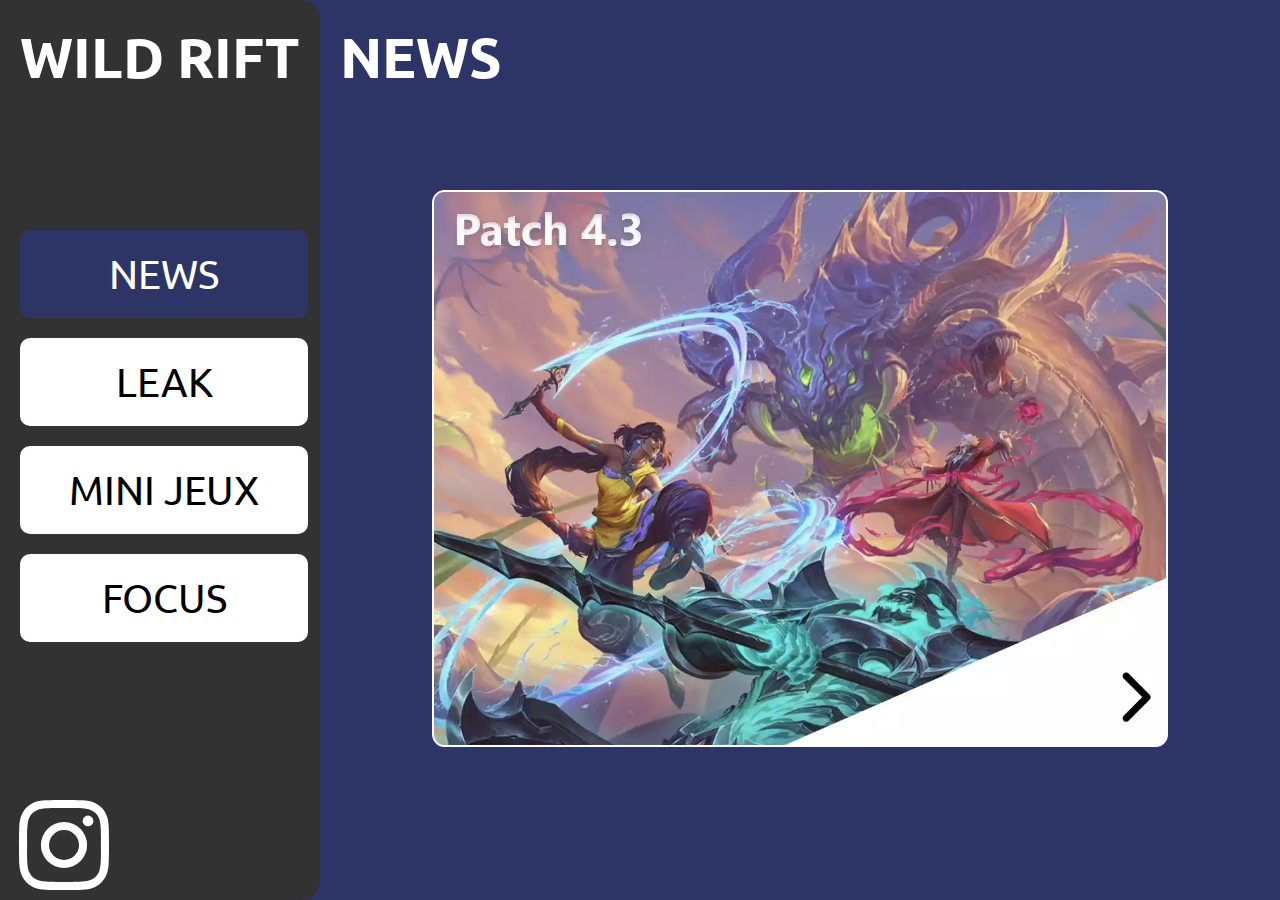
<file: index.html>
<!DOCTYPE html>
<html lang="fr">
<head>
    <meta charset="UTF-8">
    <meta name="viewport" content="width=device-width, initial-scale=1.0">
    <link rel="preconnect" href="https://fonts.googleapis.com">
    <link rel="preconnect" href="https://fonts.gstatic.com" crossorigin>
    <link href="https://fonts.googleapis.com/css2?family=Ubuntu:wght@700&display=swap" rel="stylesheet">
    <link rel="stylesheet" href="./style/style.css">
    <link rel="stylesheet" href="./style/news.css">
    <link rel="Icon" href="./img/favicon.webp">
    <title>News Wild Rift FR</title>
</head>
<body>
    <div id="mobile">
        <img src="./img/attention.webp" alt="">
        <h1>Site non disponnible pour votre taille d'ecran</h1>
        <p>Ce site n'est pas encore disponnible pour les tablettes et les mobiles</p>
    </div>
    <header>
        <h1>WILD RIFT</h1>
        <ul id="menu">
            <li id="news" class="menu m_focus"><a href="./index.html" ">NEWS</a></li>
            <li id="leak" class="menu"><a href="./pages/leak.html">LEAK</a></li>
            <li id="mini_jeux" class="menu"><a href="./pages/minijeux.html">MINI JEUX</a></li>
            <li id="focus" class="menu"><a href="./pages/focus.html">FOCUS</a></li>
        </ul>
        <div id="sociale">
            <a href="https://www.instagram.com/thomas.mt02/" target="_blank">
                <svg xmlns="http://www.w3.org/2000/svg" width="268.425" height="268.365" viewBox="0 0 268.425 268.365">
                    <path id="Icon_awesome-instagram" data-name="Icon awesome-instagram" d="M134.237,67.615a68.805,68.805,0,1,0,68.805,68.805A68.7,68.7,0,0,0,134.237,67.615Zm0,113.538a44.732,44.732,0,1,1,44.732-44.732A44.814,44.814,0,0,1,134.237,181.153ZM221.905,64.8a16.049,16.049,0,1,1-16.049-16.049A16.011,16.011,0,0,1,221.905,64.8Zm45.571,16.288c-1.018-21.5-5.928-40.541-21.678-56.23-15.689-15.689-34.732-20.6-56.23-21.678C167.412,1.923,101,1.923,78.845,3.181,57.407,4.2,38.365,9.109,22.615,24.8S2.016,59.531.938,81.029C-.32,103.185-.32,169.6.938,191.752c1.018,21.5,5.928,40.541,21.678,56.23s34.732,20.6,56.23,21.678c22.157,1.258,88.567,1.258,110.723,0,21.5-1.018,40.541-5.928,56.23-21.678,15.689-15.689,20.6-34.732,21.678-56.23,1.258-22.157,1.258-88.507,0-110.663ZM238.852,215.525a45.288,45.288,0,0,1-25.51,25.51c-17.665,7.006-59.583,5.389-79.105,5.389s-61.5,1.557-79.105-5.389a45.288,45.288,0,0,1-25.51-25.51c-7.006-17.665-5.389-59.583-5.389-79.105s-1.557-61.5,5.389-79.105A45.288,45.288,0,0,1,55.132,31.8c17.665-7.006,59.583-5.389,79.105-5.389s61.5-1.557,79.105,5.389a45.288,45.288,0,0,1,25.51,25.51c7.006,17.665,5.389,59.583,5.389,79.105S245.859,197.92,238.852,215.525Z" transform="translate(0.005 -2.238)" fill="#fff"/>
                  </svg>
            </a>
        </div>
    </header>
    <div id="content">
        <h1>NEWS</h1>
        <div id="subcontent">
            <div id="content_news">
                <a href="pages/page_news/patch4.3.html"><img src="./img/patch/patch4.3.webp" alt=""></a>
            </div>
        </div>
    </div>
</body>
</html>
</file>
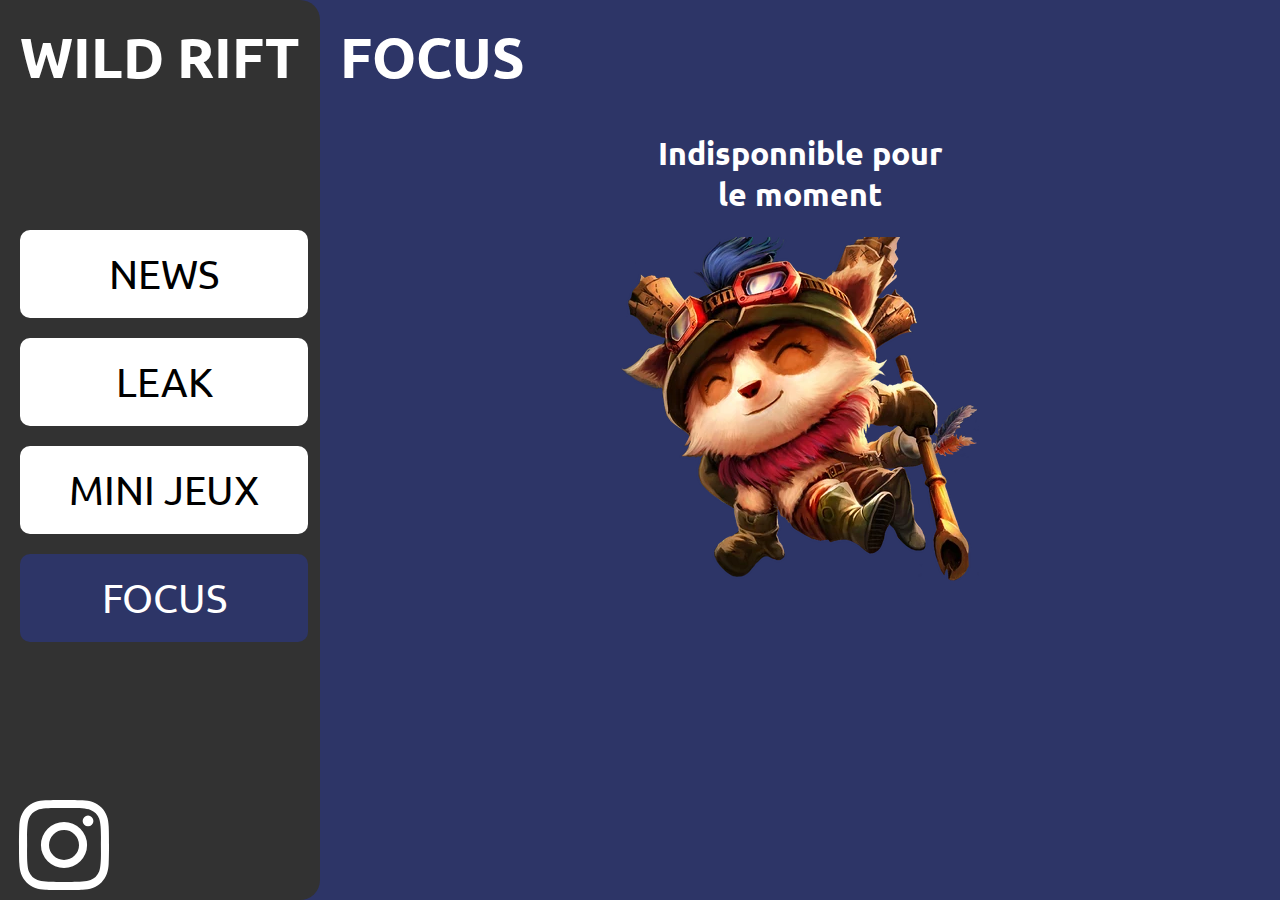
<file: pages/focus.html>
<!DOCTYPE html>
<html lang="fr">
<head>
    <meta charset="UTF-8">
    <meta name="viewport" content="width=device-width, initial-scale=1.0">
    <link rel="preconnect" href="https://fonts.googleapis.com">
    <link rel="preconnect" href="https://fonts.gstatic.com" crossorigin>
    <link href="https://fonts.googleapis.com/css2?family=Ubuntu:wght@700&display=swap" rel="stylesheet">
    <link rel="stylesheet" href="../style/style.css">
    <link rel="stylesheet" href="../style/focus.css">
    <link rel="Icon" href="../img/favicon.webp">
    <title>News Wild Rift FR</title>
</head>
<body>
    <div id="mobile">
        <img src="../img/attention.webp" alt="">
        <h1>Site non disponnible pour votre taille d'ecran</h1>
        <p>Ce site n'est pas encore disponnible pour les tablettes et les mobiles</p>
    </div>
    <header>
        <h1>WILD RIFT</h1>
        <ul id="menu">
            <li id="news" class="menu"><a href="../index.html" ">NEWS</a></li>
            <li id="leak" class="menu"><a href="./leak.html">LEAK</a></li>
            <li id="mini_jeux" class="menu"><a href="./minijeux.html">MINI JEUX</a></li>
            <li id="focus" class="menu m_focus"><a href="./focus.html">FOCUS</a></li>
        </ul>
        <div id="sociale">
            <a href="https://www.instagram.com/thomas.mt02/" target="_blank">
                <svg xmlns="http://www.w3.org/2000/svg" width="268.425" height="268.365" viewBox="0 0 268.425 268.365">
                    <path id="Icon_awesome-instagram" data-name="Icon awesome-instagram" d="M134.237,67.615a68.805,68.805,0,1,0,68.805,68.805A68.7,68.7,0,0,0,134.237,67.615Zm0,113.538a44.732,44.732,0,1,1,44.732-44.732A44.814,44.814,0,0,1,134.237,181.153ZM221.905,64.8a16.049,16.049,0,1,1-16.049-16.049A16.011,16.011,0,0,1,221.905,64.8Zm45.571,16.288c-1.018-21.5-5.928-40.541-21.678-56.23-15.689-15.689-34.732-20.6-56.23-21.678C167.412,1.923,101,1.923,78.845,3.181,57.407,4.2,38.365,9.109,22.615,24.8S2.016,59.531.938,81.029C-.32,103.185-.32,169.6.938,191.752c1.018,21.5,5.928,40.541,21.678,56.23s34.732,20.6,56.23,21.678c22.157,1.258,88.567,1.258,110.723,0,21.5-1.018,40.541-5.928,56.23-21.678,15.689-15.689,20.6-34.732,21.678-56.23,1.258-22.157,1.258-88.507,0-110.663ZM238.852,215.525a45.288,45.288,0,0,1-25.51,25.51c-17.665,7.006-59.583,5.389-79.105,5.389s-61.5,1.557-79.105-5.389a45.288,45.288,0,0,1-25.51-25.51c-7.006-17.665-5.389-59.583-5.389-79.105s-1.557-61.5,5.389-79.105A45.288,45.288,0,0,1,55.132,31.8c17.665-7.006,59.583-5.389,79.105-5.389s61.5-1.557,79.105,5.389a45.288,45.288,0,0,1,25.51,25.51c7.006,17.665,5.389,59.583,5.389,79.105S245.859,197.92,238.852,215.525Z" transform="translate(0.005 -2.238)" fill="#fff"/>
                  </svg>
            </a>
        </div>
    </header>
    <div id="content">
        <h1>FOCUS</h1>
        <div id="subcontent">
            <h1>Indisponnible pour <br>le moment</h1>
            <img src="../img/Teemo_after_focus.webp" alt="">
        </div>
    </div>
</body>
</html>
</file>
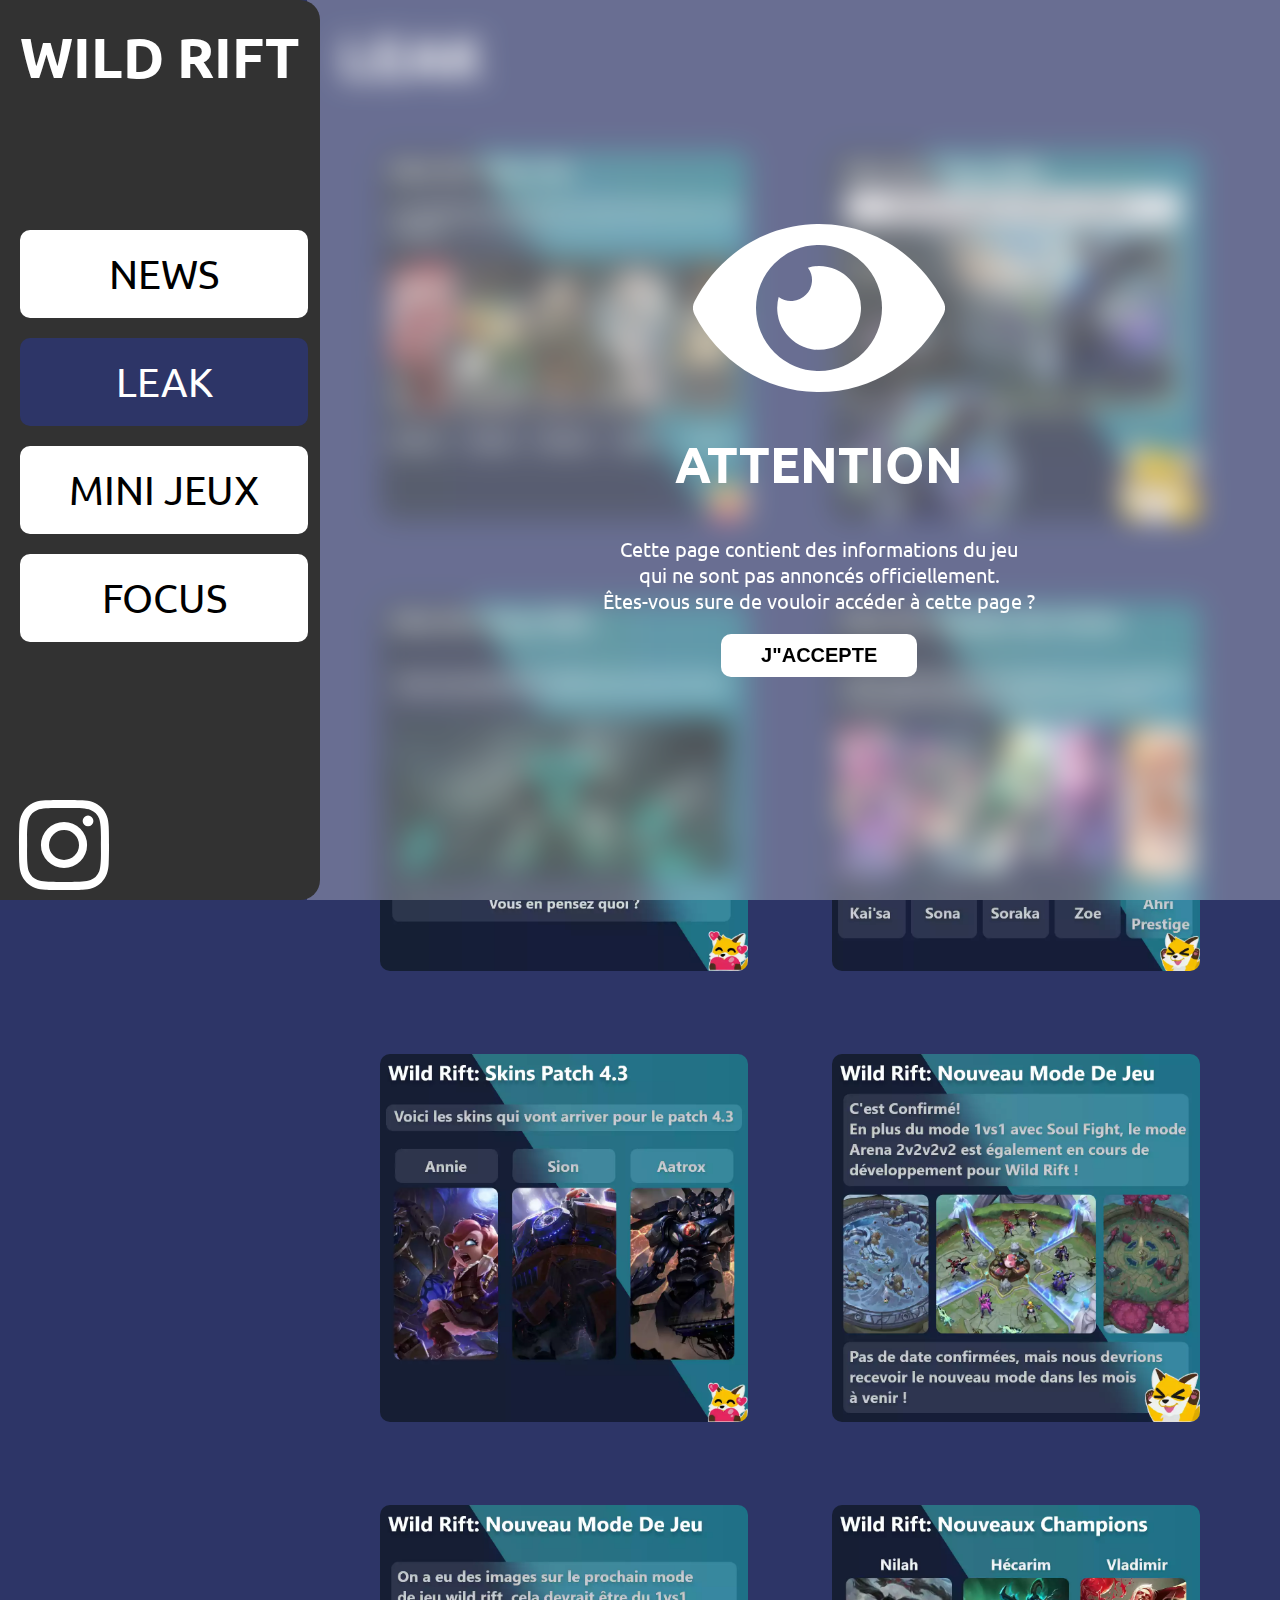
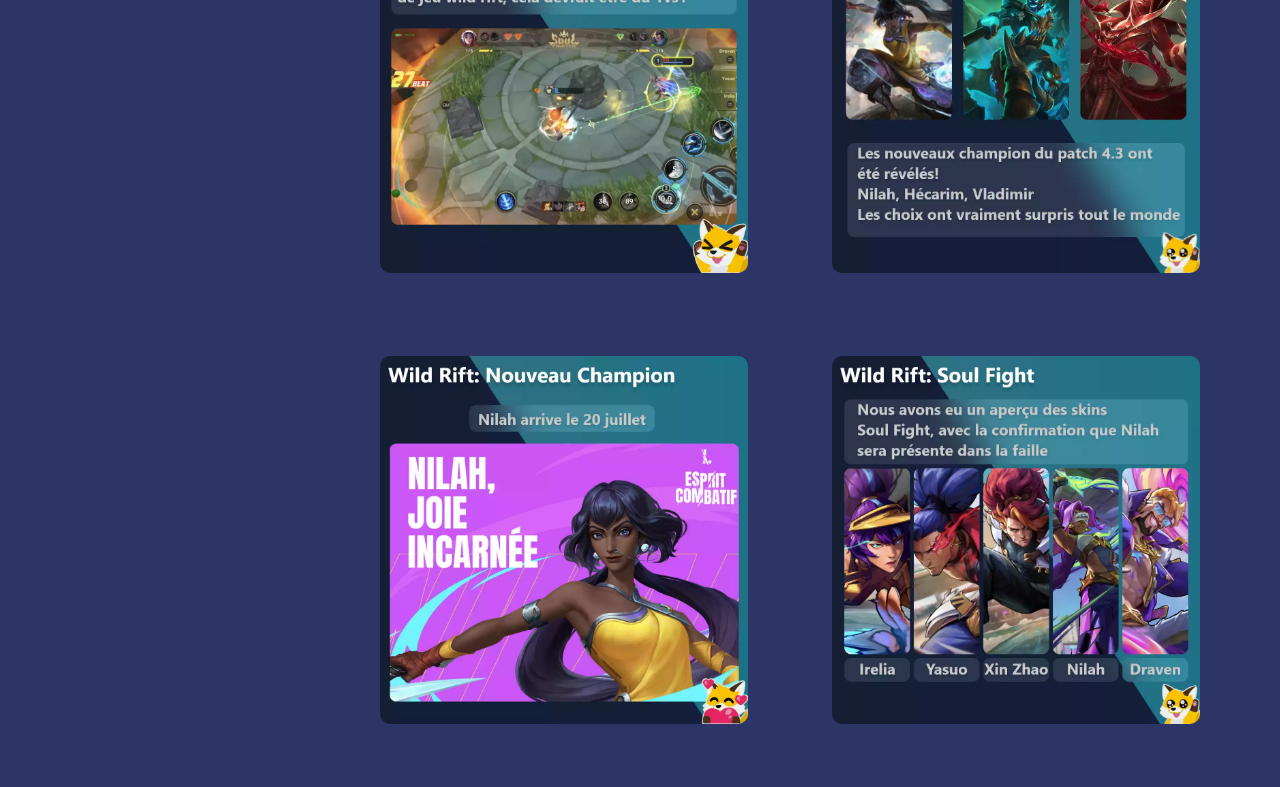
<file: pages/leak.html>
<!DOCTYPE html>
<html lang="fr">
<head>
    <meta charset="UTF-8">
    <meta name="viewport" content="width=device-width, initial-scale=1.0">
    <link rel="preconnect" href="https://fonts.googleapis.com">
    <link rel="preconnect" href="https://fonts.gstatic.com" crossorigin>
    <link href="https://fonts.googleapis.com/css2?family=Ubuntu:wght@700&display=swap" rel="stylesheet">
    <link rel="stylesheet" href="../style/style.css">
    <link rel="stylesheet" href="../style/leak.css">
    <link rel="Icon" href="../img/favicon.webp">
    <script src="../script/leaks.js" defer></script>
    <title>News Wild Rift FR</title>
</head>
<body>
    <div id="mobile">
        <img src="../img/attention.webp" alt="">
        <h1>Site non disponnible pour votre taille d'ecran</h1>
        <p>Ce site n'est pas encore disponnible pour les tablettes et les mobiles</p>
    </div>
    <header>
        <h1>WILD RIFT</h1>
        <ul id="menu">
            <li id="news" class="menu"><a href="../index.html" ">NEWS</a></li>
            <li id="leak" class="menu m_focus"><a href="./leak.html">LEAK</a></li>
            <li id="mini_jeux" class="menu"><a href="./minijeux.html">MINI JEUX</a></li>
            <li id="focus" class="menu"><a href="./focus.html">FOCUS</a></li>
        </ul>
        <div id="sociale">
            <a href="https://www.instagram.com/thomas.mt02/" target="_blank">
                <svg xmlns="http://www.w3.org/2000/svg" width="268.425" height="268.365" viewBox="0 0 268.425 268.365">
                    <path id="Icon_awesome-instagram" data-name="Icon awesome-instagram" d="M134.237,67.615a68.805,68.805,0,1,0,68.805,68.805A68.7,68.7,0,0,0,134.237,67.615Zm0,113.538a44.732,44.732,0,1,1,44.732-44.732A44.814,44.814,0,0,1,134.237,181.153ZM221.905,64.8a16.049,16.049,0,1,1-16.049-16.049A16.011,16.011,0,0,1,221.905,64.8Zm45.571,16.288c-1.018-21.5-5.928-40.541-21.678-56.23-15.689-15.689-34.732-20.6-56.23-21.678C167.412,1.923,101,1.923,78.845,3.181,57.407,4.2,38.365,9.109,22.615,24.8S2.016,59.531.938,81.029C-.32,103.185-.32,169.6.938,191.752c1.018,21.5,5.928,40.541,21.678,56.23s34.732,20.6,56.23,21.678c22.157,1.258,88.567,1.258,110.723,0,21.5-1.018,40.541-5.928,56.23-21.678,15.689-15.689,20.6-34.732,21.678-56.23,1.258-22.157,1.258-88.507,0-110.663ZM238.852,215.525a45.288,45.288,0,0,1-25.51,25.51c-17.665,7.006-59.583,5.389-79.105,5.389s-61.5,1.557-79.105-5.389a45.288,45.288,0,0,1-25.51-25.51c-7.006-17.665-5.389-59.583-5.389-79.105s-1.557-61.5,5.389-79.105A45.288,45.288,0,0,1,55.132,31.8c17.665-7.006,59.583-5.389,79.105-5.389s61.5-1.557,79.105,5.389a45.288,45.288,0,0,1,25.51,25.51c7.006,17.665,5.389,59.583,5.389,79.105S245.859,197.92,238.852,215.525Z" transform="translate(0.005 -2.238)" fill="#fff"/>
                  </svg>
            </a>
        </div>
    </header>
    <div id="content">
        <h1>LEAK</h1>
        <div id="alerte_leaks">
            <div id="background_leaks">
                <svg xmlns="http://www.w3.org/2000/svg" width="252" height="168" viewBox="0 0 252 168">
                    <path id="Icon_awesome-eye" data-name="Icon awesome-eye" d="M250.477,82.113C226.752,35.821,179.782,4.5,126,4.5S25.235,35.843,1.522,82.117a14.153,14.153,0,0,0,0,12.771C25.248,141.179,72.218,172.5,126,172.5s100.765-31.343,124.478-77.617A14.153,14.153,0,0,0,250.477,82.113ZM126,151.5a63,63,0,1,1,63-63A63,63,0,0,1,126,151.5Zm0-105a41.7,41.7,0,0,0-11.073,1.658A20.934,20.934,0,0,1,85.658,77.427,41.9,41.9,0,1,0,126,46.5Z" transform="translate(0 -4.5)" fill="#fff"/>
                  </svg>
                <h2>ATTENTION</h2>
                <p>Cette page contient des informations du jeu <br> qui ne sont pas annoncés officiellement. <br> Êtes-vous sure de vouloir accéder à cette page ?</p>
                <button id="button_leaks">J"ACCEPTE</button>
            </div>
        </div>
        <div id="subcontent">
            <img src="../img/leaks/skin shan hai vote.webp" alt="">
            <img src="../img/leaks/tresh_wild_rift_passe_combat.webp" alt="">
            <img src="../img/leaks/Nouveau_skin_tresh_passe_combat.webp" alt="">
            <img src="../img/leaks/gardien_des_etoiles_patch4.3.webp" alt="">
            <img src="../img/leaks/skin_patch4.3.webp" alt="">
            <img src="../img/leaks/nouveau_jeux_arenaV2V2V2V2.webp" alt="">
            <img src="../img/leaks/nouveau_jeux_01.webp" alt="">
            <img src="../img/leaks/nouveau_champion_hécarim_vladimir_nilah.webp" alt="">
            <img src="../img/leaks/nilah_arrivé_20_juillet.webp" alt="">
            <img src="../img/leaks/new_skin_soul_fight.webp" alt="">
        </div>
    </div>
</body>
</html>
</file>
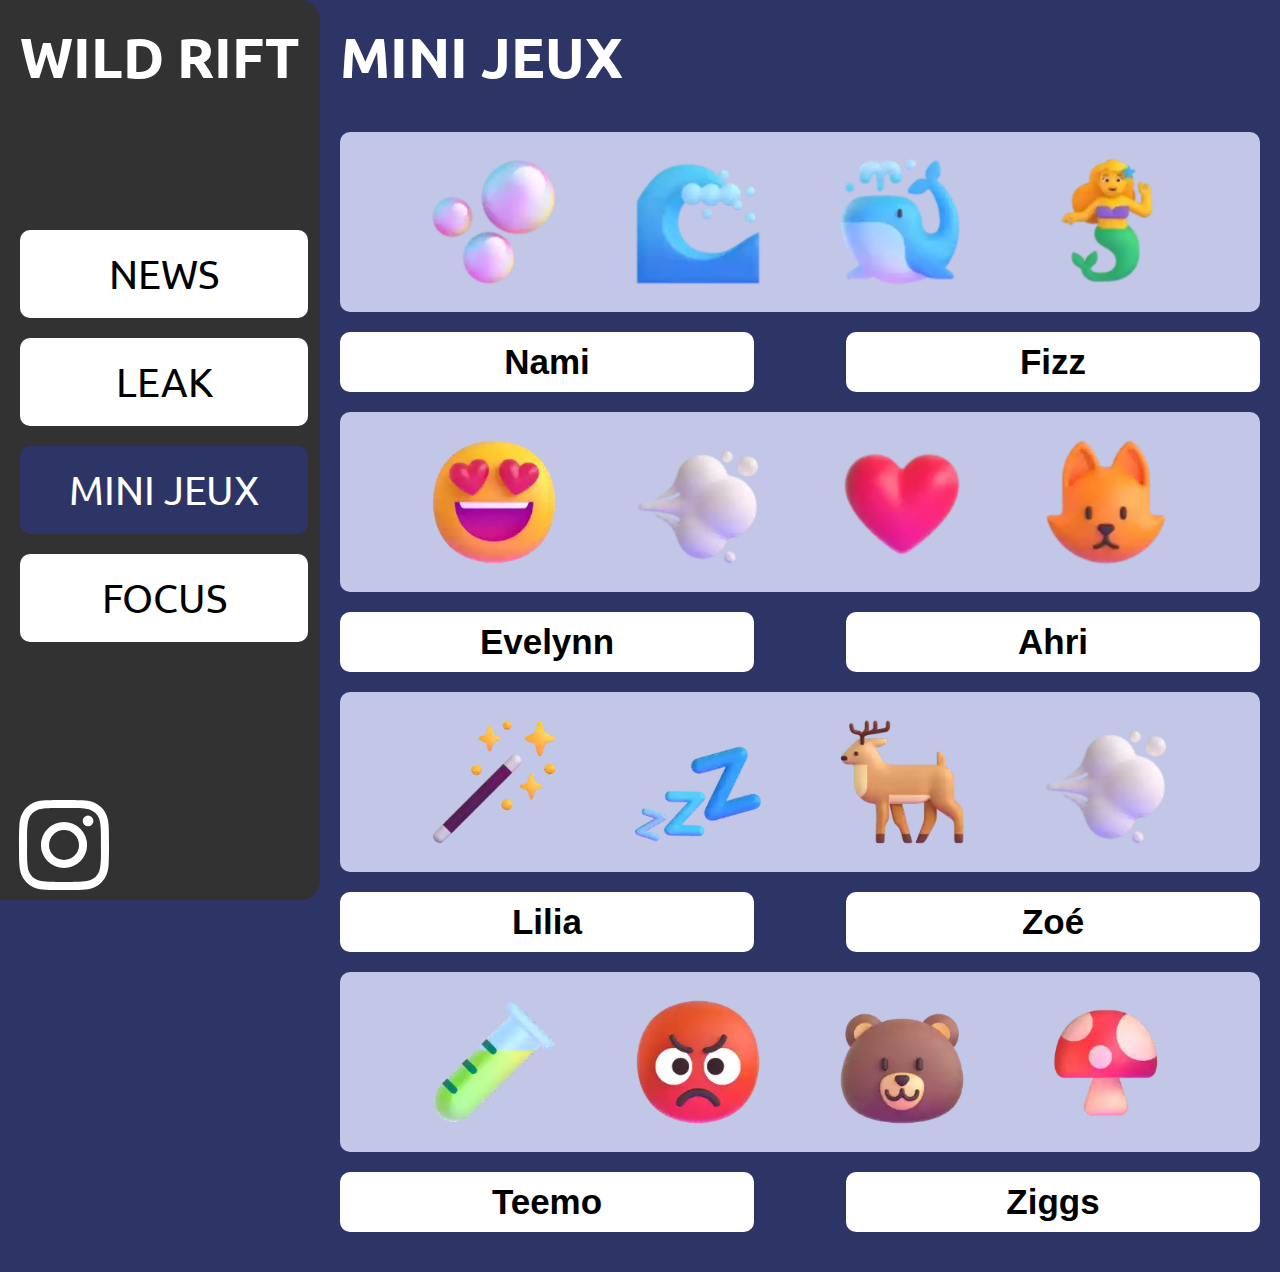
<file: pages/minijeux.html>
<!DOCTYPE html>
<html lang="fr">
<head>
    <meta charset="UTF-8">
    <meta name="viewport" content="width=device-width, initial-scale=1.0">
    <link rel="preconnect" href="https://fonts.googleapis.com">
    <link rel="preconnect" href="https://fonts.gstatic.com" crossorigin>
    <link href="https://fonts.googleapis.com/css2?family=Ubuntu:wght@700&display=swap" rel="stylesheet">
    <link rel="stylesheet" href="../style/style.css">
    <link rel="stylesheet" href="../style/minijeux.css">
    <link rel="Icon" href="../img/favicon.webp">
    <script src="../script/minigame.js" defer></script>
    <title>News Wild Rift FR</title>
</head>
<body>
    <div id="mobile">
        <img src="../img/attention.webp" alt="">
        <h1>Site non disponnible pour votre taille d'ecran</h1>
        <p>Ce site n'est pas encore disponnible pour les tablettes et les mobiles</p>
    </div>
    <header>
        <h1>WILD RIFT</h1>
        <ul id="menu">
            <li id="news" class="menu"><a href="../index.html" ">NEWS</a></li>
            <li id="leak" class="menu"><a href="./leak.html">LEAK</a></li>
            <li id="mini_jeux" class="menu m_focus"><a href="./minijeux.html">MINI JEUX</a></li>
            <li id="focus" class="menu"><a href="./focus.html">FOCUS</a></li>
        </ul>
        <div id="sociale">
            <a href="https://www.instagram.com/thomas.mt02/" target="_blank">
                <svg xmlns="http://www.w3.org/2000/svg" width="268.425" height="268.365" viewBox="0 0 268.425 268.365">
                    <path id="Icon_awesome-instagram" data-name="Icon awesome-instagram" d="M134.237,67.615a68.805,68.805,0,1,0,68.805,68.805A68.7,68.7,0,0,0,134.237,67.615Zm0,113.538a44.732,44.732,0,1,1,44.732-44.732A44.814,44.814,0,0,1,134.237,181.153ZM221.905,64.8a16.049,16.049,0,1,1-16.049-16.049A16.011,16.011,0,0,1,221.905,64.8Zm45.571,16.288c-1.018-21.5-5.928-40.541-21.678-56.23-15.689-15.689-34.732-20.6-56.23-21.678C167.412,1.923,101,1.923,78.845,3.181,57.407,4.2,38.365,9.109,22.615,24.8S2.016,59.531.938,81.029C-.32,103.185-.32,169.6.938,191.752c1.018,21.5,5.928,40.541,21.678,56.23s34.732,20.6,56.23,21.678c22.157,1.258,88.567,1.258,110.723,0,21.5-1.018,40.541-5.928,56.23-21.678,15.689-15.689,20.6-34.732,21.678-56.23,1.258-22.157,1.258-88.507,0-110.663ZM238.852,215.525a45.288,45.288,0,0,1-25.51,25.51c-17.665,7.006-59.583,5.389-79.105,5.389s-61.5,1.557-79.105-5.389a45.288,45.288,0,0,1-25.51-25.51c-7.006-17.665-5.389-59.583-5.389-79.105s-1.557-61.5,5.389-79.105A45.288,45.288,0,0,1,55.132,31.8c17.665-7.006,59.583-5.389,79.105-5.389s61.5-1.557,79.105,5.389a45.288,45.288,0,0,1,25.51,25.51c7.006,17.665,5.389,59.583,5.389,79.105S245.859,197.92,238.852,215.525Z" transform="translate(0.005 -2.238)" fill="#fff"/>
                  </svg>
            </a>
        </div>
    </header>
    <div id="content">
        <h1>MINI JEUX</h1>
        <div id="subcontent">
            <div class="game">
                <img src="../img/bubbles.webp" alt="3 Bulles de tailles différentes et de couleur légèrement rosé">
                <img src="../img/vague.webp" alt="Une vague qui pare sur la gauche de couleur bleu">
                <img src="../img/balène.webp" alt="Une balène qui regarde a gauche et qui crash de l'eau">
                <img src="../img/siren.webp" alt="Une sirène avec un queu de couleur verte qui fait un signe de salue de la main. Elle porte une étoile de mer bleu dans ces cheveux a droite">
            </div>
            <div class="response">
                <button id="ok" class="button button-mr">Nami</button>
                <button class="button button-ml">Fizz</button>
            </div>
            <div class="game">
                <img src="../img/emoji_coeur.webp" alt="Emoji avec des coeur a la place des yeux">
                <img src="../img/fumé.webp" alt="De la fumé qui resemble a un nuage">
                <img src="../img/coeur_rouge.webp" alt="Un coeur rouge">
                <img src="../img/fox.webp" alt="Une tete de renard avec une expression neure qui nous regarde. il est de couleur orange">
            </div>
            <div class="response">
                <button class="button button-mr">Evelynn</button>
                <button id="ok" class="button button-ml">Ahri</button>
            </div>
            <div class="game">
                <img src="../img/baguette_magique.webp" alt="Une baguette magique avec 3 etoile au bout">
                <img src="../img/zzz.webp" alt="Trois Z représentant le someil de couleur bleu">
                <img src="../img/cert.webp" alt="Un cert qui marche vers la gauche">
                <img src="../img/fumé.webp" alt="De la fumé qui resemble a un nuage">
            </div>
            <div class="response">
                <button id="ok" class="button button-mr">Lilia</button>
                <button class="button button-ml">Zoé</button>
            </div>
            <div class="game">
                <img src="../img/tube_a_essai.webp" alt="Un tube a essai pret a versé un liquide vert sur la droite">
                <img src="../img/enerve.webp" alt="Un émoji qui arbore une expression faciale énervé et qui est de couleur rouge avec un légé dégradé">
                <img src="../img/ours.webp" alt="Un ourse avec une expression neutre qui nous fix du regard. Sa texture laisse penser a une peluche">
                <img src="../img/champi.webp" alt="Un champignon rouge a poid blanc">
            </div>
            <div class="response">
                <button id="ok" class="button button-mr">Teemo</button>
                <button class="button button-ml">Ziggs</button>
            </div>
        </div>
    </div>
</body>
</html>
</file>
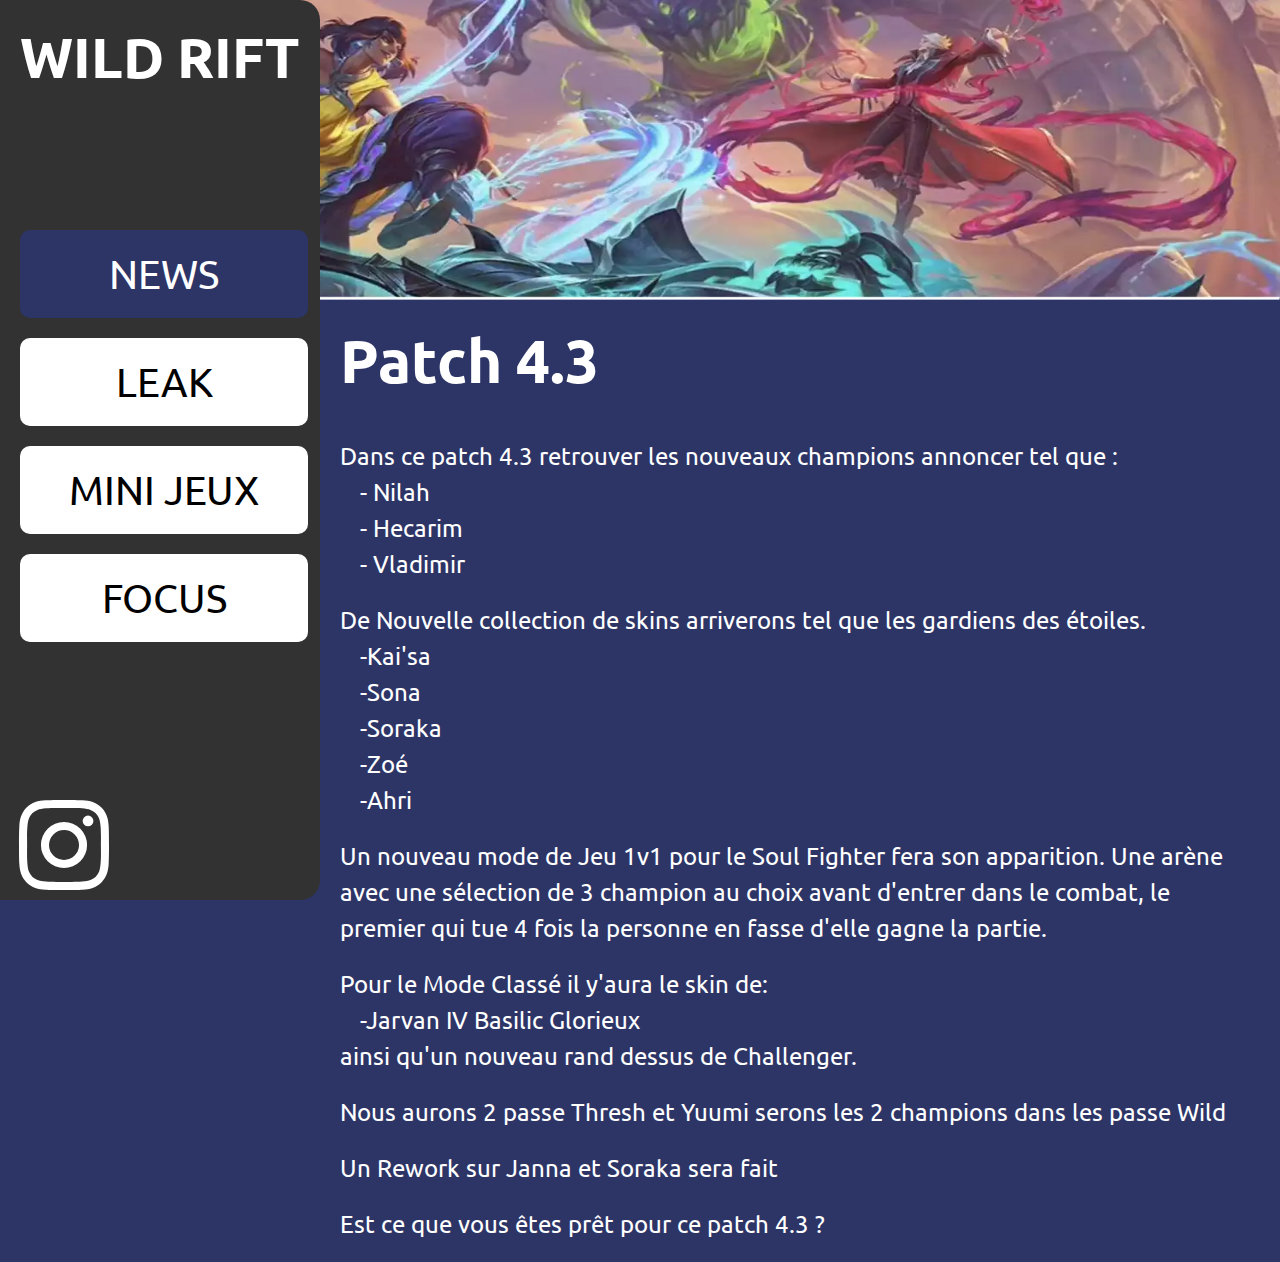
<file: pages/page_news/patch4.3.html>
<!DOCTYPE html>
<html lang="fr">
<head>
    <meta charset="UTF-8">
    <meta name="viewport" content="width=device-width, initial-scale=1.0">
    <link rel="preconnect" href="https://fonts.googleapis.com">
    <link rel="preconnect" href="https://fonts.gstatic.com" crossorigin>
    <link href="https://fonts.googleapis.com/css2?family=Ubuntu:wght@700&display=swap" rel="stylesheet">
    <link rel="stylesheet" href="../../style/style.css">
    <link rel="stylesheet" href="../../style/page_news.css">
    <link rel="Icon" href="../../img/favicon.webp">
    <title>News Wild Rift FR</title>
</head>
<body>
    <div id="mobile">
        <img src="../../img/attention.webp" alt="">
        <h1>Site non disponnible pour votre taille d'ecran</h1>
        <p>Ce site n'est pas encore disponnible pour les tablettes et les mobiles</p>
    </div>
    <header>
        <h1>WILD RIFT</h1>
        <ul id="menu">
            <li id="news" class="menu m_focus"><a href="../../index.html" ">NEWS</a></li>
            <li id="leak" class="menu"><a href="../leak.html">LEAK</a></li>
            <li id="mini_jeux" class="menu"><a href="../minijeux.html">MINI JEUX</a></li>
            <li id="focus" class="menu"><a href="../focus.html">FOCUS</a></li>
        </ul>
        <div id="sociale">
            <a href="https://www.instagram.com/thomas.mt02/" target="_blank">
                <svg xmlns="http://www.w3.org/2000/svg" width="268.425" height="268.365" viewBox="0 0 268.425 268.365">
                    <path id="Icon_awesome-instagram" data-name="Icon awesome-instagram" d="M134.237,67.615a68.805,68.805,0,1,0,68.805,68.805A68.7,68.7,0,0,0,134.237,67.615Zm0,113.538a44.732,44.732,0,1,1,44.732-44.732A44.814,44.814,0,0,1,134.237,181.153ZM221.905,64.8a16.049,16.049,0,1,1-16.049-16.049A16.011,16.011,0,0,1,221.905,64.8Zm45.571,16.288c-1.018-21.5-5.928-40.541-21.678-56.23-15.689-15.689-34.732-20.6-56.23-21.678C167.412,1.923,101,1.923,78.845,3.181,57.407,4.2,38.365,9.109,22.615,24.8S2.016,59.531.938,81.029C-.32,103.185-.32,169.6.938,191.752c1.018,21.5,5.928,40.541,21.678,56.23s34.732,20.6,56.23,21.678c22.157,1.258,88.567,1.258,110.723,0,21.5-1.018,40.541-5.928,56.23-21.678,15.689-15.689,20.6-34.732,21.678-56.23,1.258-22.157,1.258-88.507,0-110.663ZM238.852,215.525a45.288,45.288,0,0,1-25.51,25.51c-17.665,7.006-59.583,5.389-79.105,5.389s-61.5,1.557-79.105-5.389a45.288,45.288,0,0,1-25.51-25.51c-7.006-17.665-5.389-59.583-5.389-79.105s-1.557-61.5,5.389-79.105A45.288,45.288,0,0,1,55.132,31.8c17.665-7.006,59.583-5.389,79.105-5.389s61.5-1.557,79.105,5.389a45.288,45.288,0,0,1,25.51,25.51c7.006,17.665,5.389,59.583,5.389,79.105S245.859,197.92,238.852,215.525Z" transform="translate(0.005 -2.238)" fill="#fff"/>
                  </svg>
            </a>
        </div>
    </header>
    <img id="banner" src="../../img/patch/banner_patch4.3.webp" alt="">
    <div id="content">
        <div id="subcontent">
            <h1>Patch 4.3</h1>
            <p>Dans ce patch 4.3 retrouver les nouveaux champions annoncer tel que : </p>
            <p class="text_indentation">- Nilah</p>
            <p class="text_indentation">- Hecarim</p>
            <p class="text_indentation">- Vladimir</p>
            <p class="saut_de_ligne">De Nouvelle collection de skins arriverons tel que les gardiens des étoiles.</p>
            <p class="text_indentation">-Kai'sa</p>
            <p class="text_indentation">-Sona</p>
            <p class="text_indentation">-Soraka</p>
            <p class="text_indentation">-Zoé</p>
            <p class="text_indentation">-Ahri</p>
            <p class="saut_de_ligne">Un nouveau mode de Jeu 1v1 pour le Soul Fighter fera son apparition. Une arène avec une sélection de 3 champion au choix avant d'entrer dans le combat, le premier qui tue 4 fois la personne en fasse d'elle gagne la partie.</p>
            <p class="saut_de_ligne">Pour le Mode Classé il y'aura le skin de:</p>
            <p class="text_indentation">-Jarvan IV Basilic Glorieux</p>
            <p>ainsi qu'un nouveau rand dessus de Challenger.</p>
            <p class="saut_de_ligne">Nous aurons 2 passe Thresh et Yuumi serons les 2 champions dans les passe Wild</p>
            <p class="saut_de_ligne">Un Rework sur Janna et Soraka sera fait</p>
            <p class="saut_de_ligne">Est ce que vous êtes prêt pour ce patch 4.3 ?</p>
        </div>
    </div>
</body>
</html>
</file>
<file: style/style.css>
/* Base du CSS */
#mobile {
    display: none;
}

body {
    margin: 0;
    padding: 0;
    display: flex;
    flex-direction: row;
    color: white;
    background-color: #2D3567;
    font-family: 'Ubuntu', sans-serif;
}

/* Style de header  */
header {
    background-color: #323232;
    position: fixed;
    width: 25vw;
    height: 100vh;
    display: flex;
    flex-direction: column;
    justify-content: space-between;
    border-radius: 0 1.25rem 1.25rem 0;
    z-index: 300;
    
}
header > h1 {
    margin: 0 0 0 1.25rem;
    font-size: 3.5rem;
    margin: 1.25rem 0 0 1.25rem;
}

/* Style par default de la liste */
ul {
    list-style: none;
}

#menu {
    width: 90%;
    padding: 0;
    margin: 0 1.25rem 0 1.25rem;
}
.menu {
    background-color: white;
    margin-bottom: 1.25rem;
    border-radius: 10px;
    font-size: 2.5rem;
    
    
}
.m_focus {
    background-color: #2D3567;
}
.menu > a {
    outline: none;
    text-decoration: none;
    color: black;
    width: 100%;
    height: 100%;
    display: flex;
    justify-content: center;
    align-items: center;
    padding: 1.25rem 0 1.25rem 0;
}

.m_focus > a{
    color: white;
}

#sociale {
    width: 10vw;
    height: 10vh;
    margin-bottom: .625rem;
}
#sociale > a > svg {
    width: 100%;
    height: 100%;
}

/* =================(Partie de gauche)===============  */

#content {
    margin-left: 25vw;
    width: 80vw;
    height:100%;
    display: flex;
    flex-direction: column;
    justify-content: space-between;
}
#content > h1 {
    margin: 0 0 0 1.25rem;
    font-size: 3.5rem;
    margin: 1.25rem 0 0 1.25rem;
}

#subcontent {
    margin: 1.25rem;
}

@keyframes apparition {
    from {opacity: 0;}
    to {opacity: 100;}
}

@keyframes disparition {
    from {opacity: 100;}
    to {opacity: 0;}
}

/* Responsive styles */
@media screen and (max-width: 768px) {
    body {
        flex-direction: column;
    }
    
    header {
        width: 100%;
        height: auto;
        position: static;
        border-radius: 0;
        display: flex;
        justify-content: center;
        align-items: center;
    }
    
    header > h1 {
        margin: 1.25rem;
        font-size: 2.5rem;
    }
    
    #menu {
        margin: 0;
    }
    
    .menu {
        margin-bottom: 0.625rem;
        font-size: 2rem;
    }
    
    #content {
        margin-left: 0;
        width: 100%;
        margin-top: 20px;
    }
    
    #content > h1 {
        margin: 1.25rem;
        font-size: 2.5rem;
        text-align: center;
    }
    
    #subcontent {
        margin: 1.25rem;
    }

    
}
</file>
<file: style/news.css>
body {
    overflow: hidden;
}

#subcontent {
    height: 100vh;
    position: fixed ;
}

#content_news {
    width: 100%;
    height: 100%;
    display: flex;
    justify-content: center;
    align-items: center;
}

#content_news > a {
    width: 80%;
}
#content_news > a > img {
    width: 100%;
    height: 100%;
}

@media (max-width: 768px) {
    body {
        overflow: scroll;
    }
    #subcontent {
        position: absolute;
    }
    #content_news {
        flex-direction: column;
        align-items: stretch;
    }
    #content_news > a {
        width: 100%;
        margin-bottom: 20px;
    }
}
</file>
<file: style/focus.css>
#subcontent {
    display: flex;
    flex-direction: column;
    justify-content: space-evenly;
    align-items: center;
    text-align: center;
}
</file>
<file: style/leak.css>
#subcontent > img {
    width: 40%;
    margin: 40px;
    border-radius: 10px;
}

#alerte_leaks {
    position: fixed;
    top: 0;
    left: 24%;
    background-color: rgba(255, 255, 255, 0.286);
    backdrop-filter: blur(14px);
    width: 80%;
    height: 100%;
}

#background_leaks {
    height: 100%;
    display: flex;
    flex-direction: column;
    justify-content: center;
    align-items: center;
    text-align: center;
}
#background_leaks > h2 {
    margin-top: 40px;
    margin-bottom: 0;
    font-size: 3.125rem;
}
#background_leaks > p {
    margin-top: 40px;
    font-size: 20px;
}
#background_leaks > button {
    padding: 10px 40px;
    font-size: 20px;
    font-weight: bold;
    outline: none;
    border: none;
    background-color: white;
    border-radius: 10px;
    cursor: pointer;
}

.animate_disparition {
    animation: disparition 1s ease-in-out forwards;
}
.display_none {
    display: none !important;
}

@media screen and (max-width: 768px) {
    #subcontent > img {
        width: 100%;
        margin: 20px;
    }

    #alerte_leaks {
        left: 0;
        width: 100%;
        z-index: 300;
    }

    #background_leaks > h2 {
        font-size: 2rem;
    }

    #background_leaks > p {
        font-size: 16px;
    }

    #background_leaks > button {
        padding: 8px 32px;
        font-size: 16px;
    }
}
</file>
<file: style/minijeux.css>
body {
    overflow-x: hidden;
}

.game {
    padding: 20px;
    display: flex;
    justify-content: space-evenly;
    height: 140px;
    background-color: #C3C7E7;
    border-radius: 10px;
    margin: 20px 0 2px 0;
}

.response {
    margin: 20px 0 20px 0;
    display: flex;
    justify-content: space-between;
}

.button {
    outline: none;
    background-color: white;
    border: none;
    width: 45%;
    height: 60px;
    border-radius: 10px;
    font-size: 2.1875rem;
    font-weight: bold;
    text-align: center;
    cursor: pointer;
}

.button_ok {
    background-color: #47E97D !important;
    transition: all 0.250s ease;
}
.button_non_ok {
    background-color: #D41919 !important;
    transition: all 0.250s ease;
}

@media screen and (max-width: 768px) {
    .game {
        flex-wrap: wrap;
        height: auto;
    }
    .game > img {
        width: 20%;
    }
    
    .button {
        width: 100%;
        margin-bottom: 10px;
    }
    
    .button-ml {
        margin-left: 10px !important;
    }
    .button-mr {
        margin-right: 10px !important;
    }
}
</file>
<file: style/page_news.css>
body {
    flex-direction: column !important;
    overflow-x: hidden;
}

#content {
    width: 75%;
}
#banner {
    width: 100%;
    height: 300px;
}

#subcontent > h1 {
    font-size: 3.75rem;
    margin-top: 0;
}
#subcontent > p {
    font-size: 1.5rem;
    margin: 0;
    line-height: 1.5em;
}

.text_indentation {
    text-indent: 1.25rem !important;
}
.saut_de_ligne {
    margin-top: 20px !important;
}
</file>
